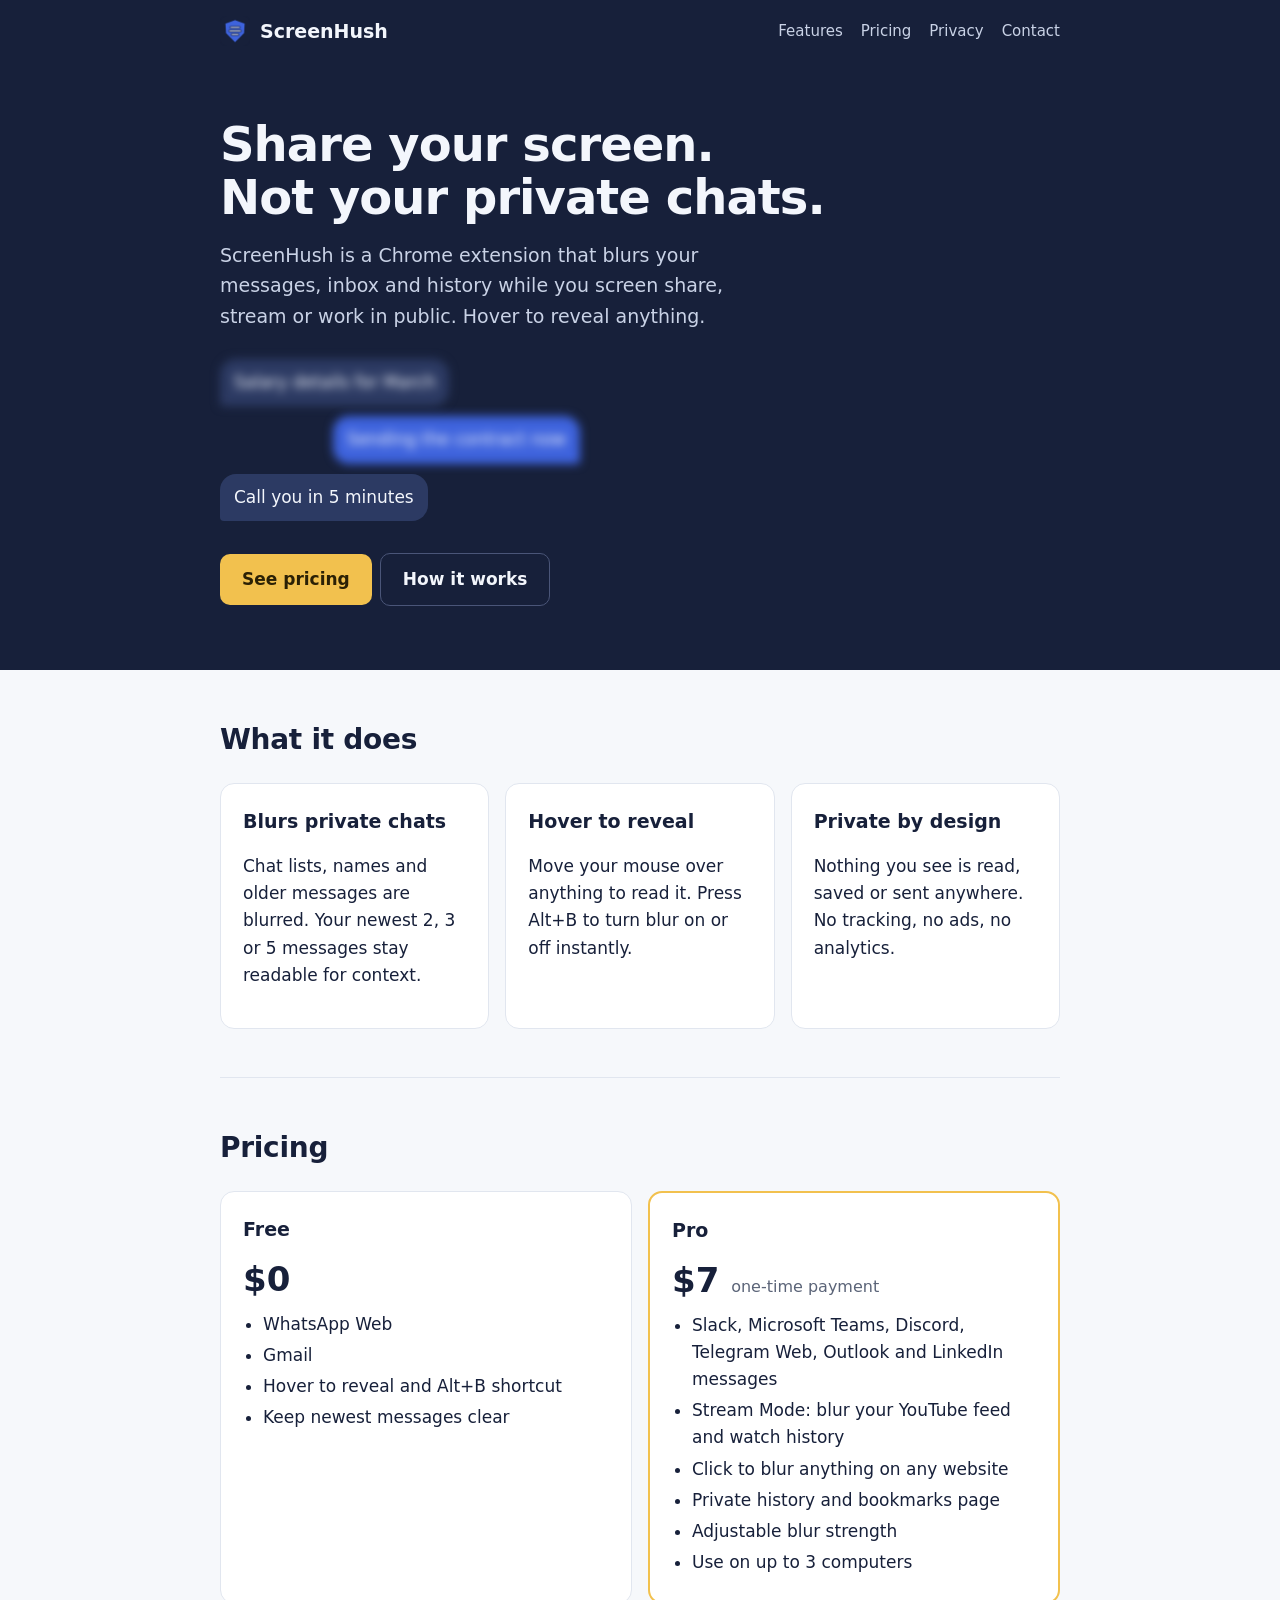
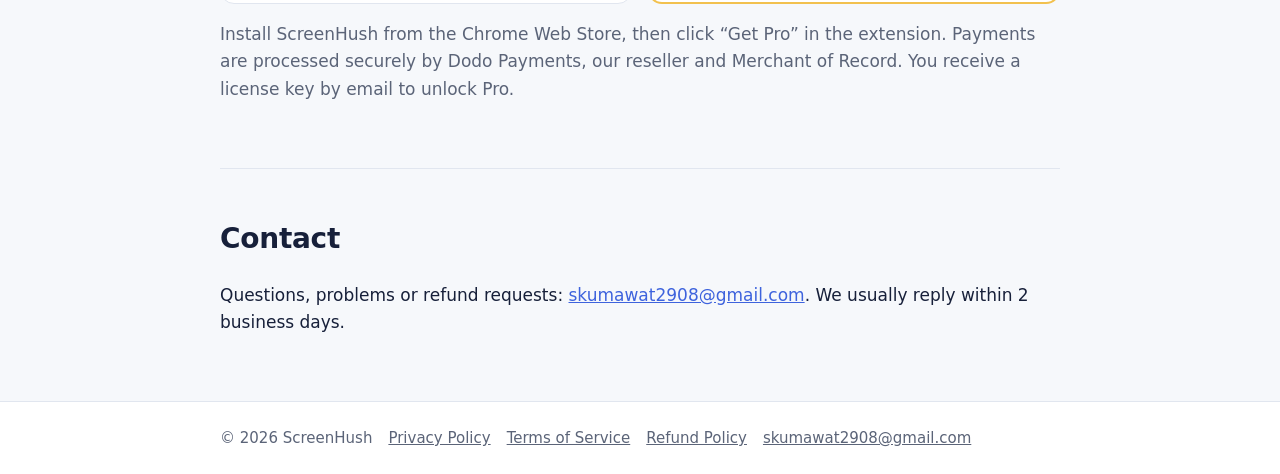
<file: index.html>
<!doctype html>
<html lang="en">
<head>
<meta charset="utf-8">
<meta name="viewport" content="width=device-width, initial-scale=1">
<title>ScreenHush – Hide your chats while screen sharing</title>
<meta name="description" content="Blur your chats, emails and history while screen sharing or streaming.">
<link rel="icon" href="favicon.png">
<link rel="stylesheet" href="style.css">
</head>
<body>
<header class="top">
  <div class="wrap nav">
    <a class="brand" href="index.html"><img src="icon.png" alt="">ScreenHush</a>
    <nav><a href="index.html#features">Features</a><a href="index.html#pricing">Pricing</a><a href="privacy.html">Privacy</a><a href="mailto:skumawat2908@gmail.com">Contact</a></nav>
  </div>
  <div class="wrap hero">
    <h1>Share your screen.<br>Not your private chats.</h1>
    <p>ScreenHush is a Chrome extension that blurs your messages, inbox and history while you screen share, stream or work in public. Hover to reveal anything.</p>
    <div class="chat" aria-hidden="true">
      <div class="bubble blur">Salary details for March</div>
      <div class="bubble me blur">Sending the contract now</div>
      <div class="bubble">Call you in 5 minutes</div>
    </div>
    <a class="btn" href="#pricing">See pricing</a><a class="btn ghost" href="#features">How it works</a>
  </div>
</header>
<main class="wrap">
<section id="features">
  <h2>What it does</h2>
  <div class="cards">
    <div class="card"><h3>Blurs private chats</h3><p>Chat lists, names and older messages are blurred. Your newest 2, 3 or 5 messages stay readable for context.</p></div>
    <div class="card"><h3>Hover to reveal</h3><p>Move your mouse over anything to read it. Press Alt+B to turn blur on or off instantly.</p></div>
    <div class="card"><h3>Private by design</h3><p>Nothing you see is read, saved or sent anywhere. No tracking, no ads, no analytics.</p></div>
  </div>
</section>
<section id="pricing">
  <h2>Pricing</h2>
  <div class="cards">
    <div class="card">
      <h3>Free</h3>
      <p class="price">$0</p>
      <ul><li>WhatsApp Web</li><li>Gmail</li><li>Hover to reveal and Alt+B shortcut</li><li>Keep newest messages clear</li></ul>
    </div>
    <div class="card pro">
      <h3>Pro</h3>
      <p class="price">$7 <small>one-time payment</small></p>
      <ul>
        <li>Slack, Microsoft Teams, Discord, Telegram Web, Outlook and LinkedIn messages</li>
        <li>Stream Mode: blur your YouTube feed and watch history</li>
        <li>Click to blur anything on any website</li>
        <li>Private history and bookmarks page</li>
        <li>Adjustable blur strength</li>
        <li>Use on up to 3 computers</li>
      </ul>
    </div>
  </div>
  <p class="muted">Install ScreenHush from the Chrome Web Store, then click “Get Pro” in the extension. Payments are processed securely by Dodo Payments, our reseller and Merchant of Record. You receive a license key by email to unlock Pro.</p>
</section>
<section id="contact">
  <h2>Contact</h2>
  <p>Questions, problems or refund requests: <a href="mailto:skumawat2908@gmail.com">skumawat2908@gmail.com</a>. We usually reply within 2 business days.</p>
</section>
</main>
<footer>
  <div class="wrap">
    <span>© 2026 ScreenHush</span>
    <a href="privacy.html">Privacy Policy</a>
    <a href="terms.html">Terms of Service</a>
    <a href="refund.html">Refund Policy</a>
    <a href="mailto:skumawat2908@gmail.com">skumawat2908@gmail.com</a>
  </div>
</footer>
</body>
</html>
</file>
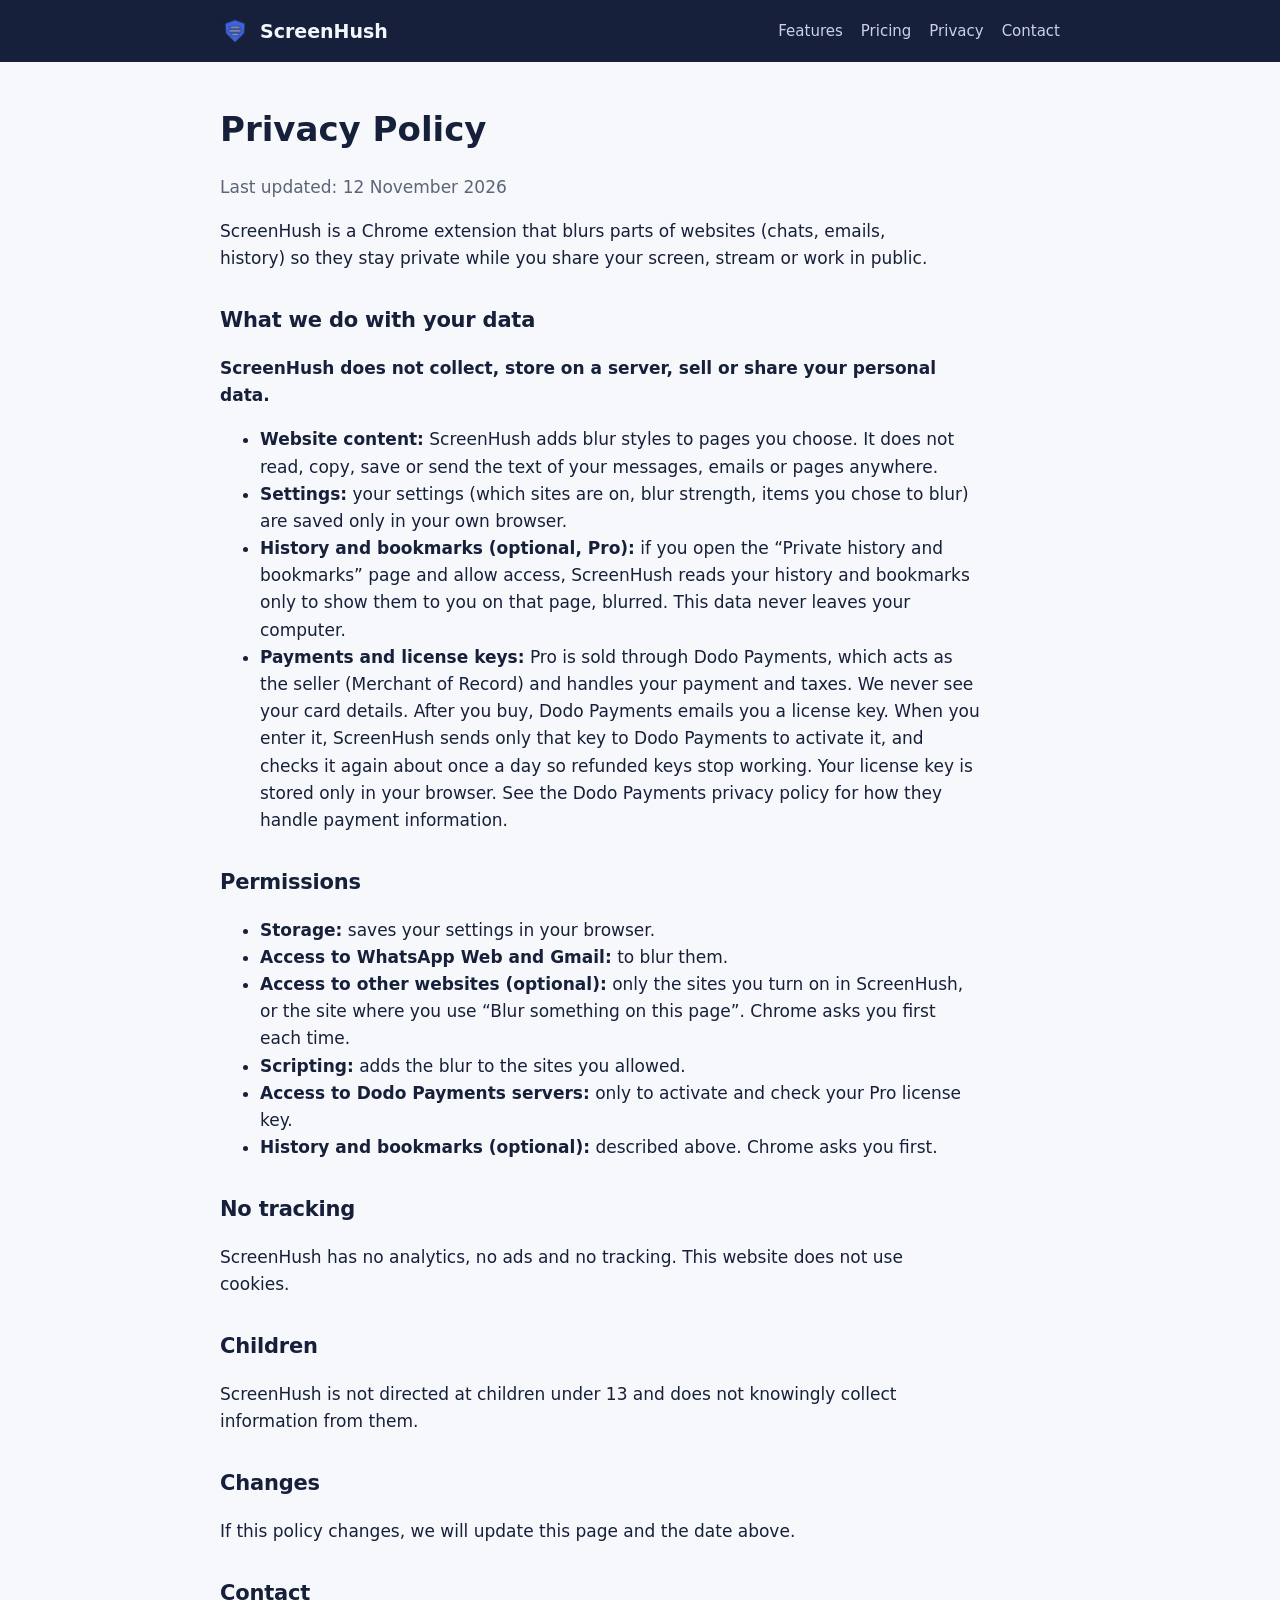
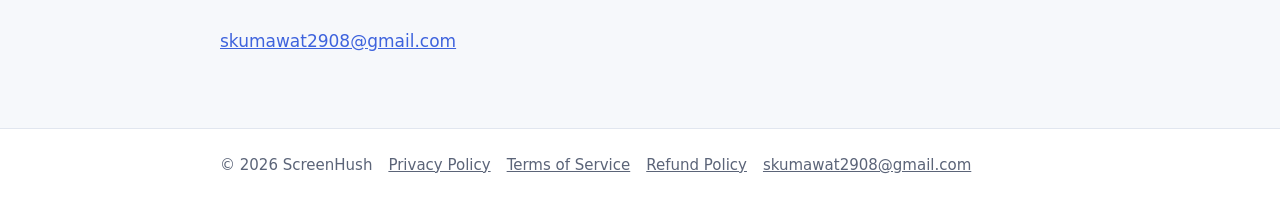
<file: privacy.html>
<!doctype html>
<html lang="en">
<head>
<meta charset="utf-8">
<meta name="viewport" content="width=device-width, initial-scale=1">
<title>Privacy Policy – ScreenHush</title>
<meta name="description" content="Blur your chats, emails and history while screen sharing or streaming.">
<link rel="icon" href="favicon.png">
<link rel="stylesheet" href="style.css">
</head>
<body>
<header class="top">
  <div class="wrap nav">
    <a class="brand" href="index.html"><img src="icon.png" alt="">ScreenHush</a>
    <nav><a href="index.html#features">Features</a><a href="index.html#pricing">Pricing</a><a href="privacy.html">Privacy</a><a href="mailto:skumawat2908@gmail.com">Contact</a></nav>
  </div>
</header>
<main class="wrap doc">
<h1>Privacy Policy</h1>
<p class="muted">Last updated: 12 November 2026</p>
<p>ScreenHush is a Chrome extension that blurs parts of websites (chats, emails, history) so they stay private while you share your screen, stream or work in public.</p>
<h2>What we do with your data</h2>
<p><strong>ScreenHush does not collect, store on a server, sell or share your personal data.</strong></p>
<ul>
<li><strong>Website content:</strong> ScreenHush adds blur styles to pages you choose. It does not read, copy, save or send the text of your messages, emails or pages anywhere.</li>
<li><strong>Settings:</strong> your settings (which sites are on, blur strength, items you chose to blur) are saved only in your own browser.</li>
<li><strong>History and bookmarks (optional, Pro):</strong> if you open the “Private history and bookmarks” page and allow access, ScreenHush reads your history and bookmarks only to show them to you on that page, blurred. This data never leaves your computer.</li>
<li><strong>Payments and license keys:</strong> Pro is sold through Dodo Payments, which acts as the seller (Merchant of Record) and handles your payment and taxes. We never see your card details. After you buy, Dodo Payments emails you a license key. When you enter it, ScreenHush sends only that key to Dodo Payments to activate it, and checks it again about once a day so refunded keys stop working. Your license key is stored only in your browser. See the Dodo Payments privacy policy for how they handle payment information.</li>
</ul>
<h2>Permissions</h2>
<ul>
<li><strong>Storage:</strong> saves your settings in your browser.</li>
<li><strong>Access to WhatsApp Web and Gmail:</strong> to blur them.</li>
<li><strong>Access to other websites (optional):</strong> only the sites you turn on in ScreenHush, or the site where you use “Blur something on this page”. Chrome asks you first each time.</li>
<li><strong>Scripting:</strong> adds the blur to the sites you allowed.</li>
<li><strong>Access to Dodo Payments servers:</strong> only to activate and check your Pro license key.</li>
<li><strong>History and bookmarks (optional):</strong> described above. Chrome asks you first.</li>
</ul>
<h2>No tracking</h2>
<p>ScreenHush has no analytics, no ads and no tracking. This website does not use cookies.</p>
<h2>Children</h2>
<p>ScreenHush is not directed at children under 13 and does not knowingly collect information from them.</p>
<h2>Changes</h2>
<p>If this policy changes, we will update this page and the date above.</p>
<h2>Contact</h2>
<p><a href="mailto:skumawat2908@gmail.com">skumawat2908@gmail.com</a></p>
</main>
<footer>
  <div class="wrap">
    <span>© 2026 ScreenHush</span>
    <a href="privacy.html">Privacy Policy</a>
    <a href="terms.html">Terms of Service</a>
    <a href="refund.html">Refund Policy</a>
    <a href="mailto:skumawat2908@gmail.com">skumawat2908@gmail.com</a>
  </div>
</footer>
</body>
</html>
</file>
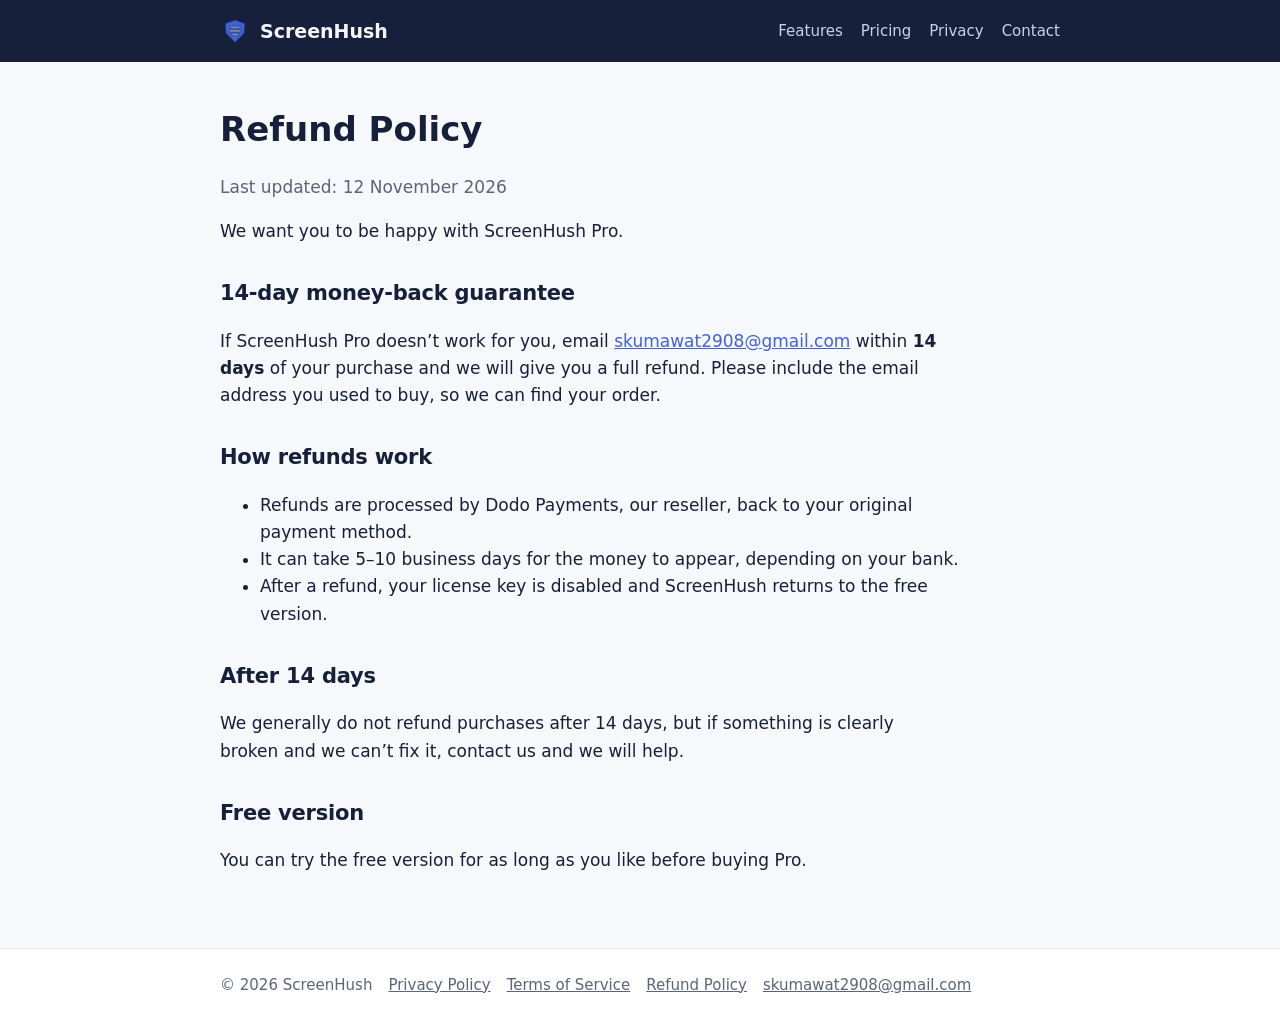
<file: refund.html>
<!doctype html>
<html lang="en">
<head>
<meta charset="utf-8">
<meta name="viewport" content="width=device-width, initial-scale=1">
<title>Refund Policy – ScreenHush</title>
<meta name="description" content="Blur your chats, emails and history while screen sharing or streaming.">
<link rel="icon" href="favicon.png">
<link rel="stylesheet" href="style.css">
</head>
<body>
<header class="top">
  <div class="wrap nav">
    <a class="brand" href="index.html"><img src="icon.png" alt="">ScreenHush</a>
    <nav><a href="index.html#features">Features</a><a href="index.html#pricing">Pricing</a><a href="privacy.html">Privacy</a><a href="mailto:skumawat2908@gmail.com">Contact</a></nav>
  </div>
</header>
<main class="wrap doc">
<h1>Refund Policy</h1>
<p class="muted">Last updated: 12 November 2026</p>
<p>We want you to be happy with ScreenHush Pro.</p>
<h2>14-day money-back guarantee</h2>
<p>If ScreenHush Pro doesn’t work for you, email <a href="mailto:skumawat2908@gmail.com">skumawat2908@gmail.com</a> within <strong>14 days</strong> of your purchase and we will give you a full refund. Please include the email address you used to buy, so we can find your order.</p>
<h2>How refunds work</h2>
<ul>
<li>Refunds are processed by Dodo Payments, our reseller, back to your original payment method.</li>
<li>It can take 5–10 business days for the money to appear, depending on your bank.</li>
<li>After a refund, your license key is disabled and ScreenHush returns to the free version.</li>
</ul>
<h2>After 14 days</h2>
<p>We generally do not refund purchases after 14 days, but if something is clearly broken and we can’t fix it, contact us and we will help.</p>
<h2>Free version</h2>
<p>You can try the free version for as long as you like before buying Pro.</p>
</main>
<footer>
  <div class="wrap">
    <span>© 2026 ScreenHush</span>
    <a href="privacy.html">Privacy Policy</a>
    <a href="terms.html">Terms of Service</a>
    <a href="refund.html">Refund Policy</a>
    <a href="mailto:skumawat2908@gmail.com">skumawat2908@gmail.com</a>
  </div>
</footer>
</body>
</html>
</file>
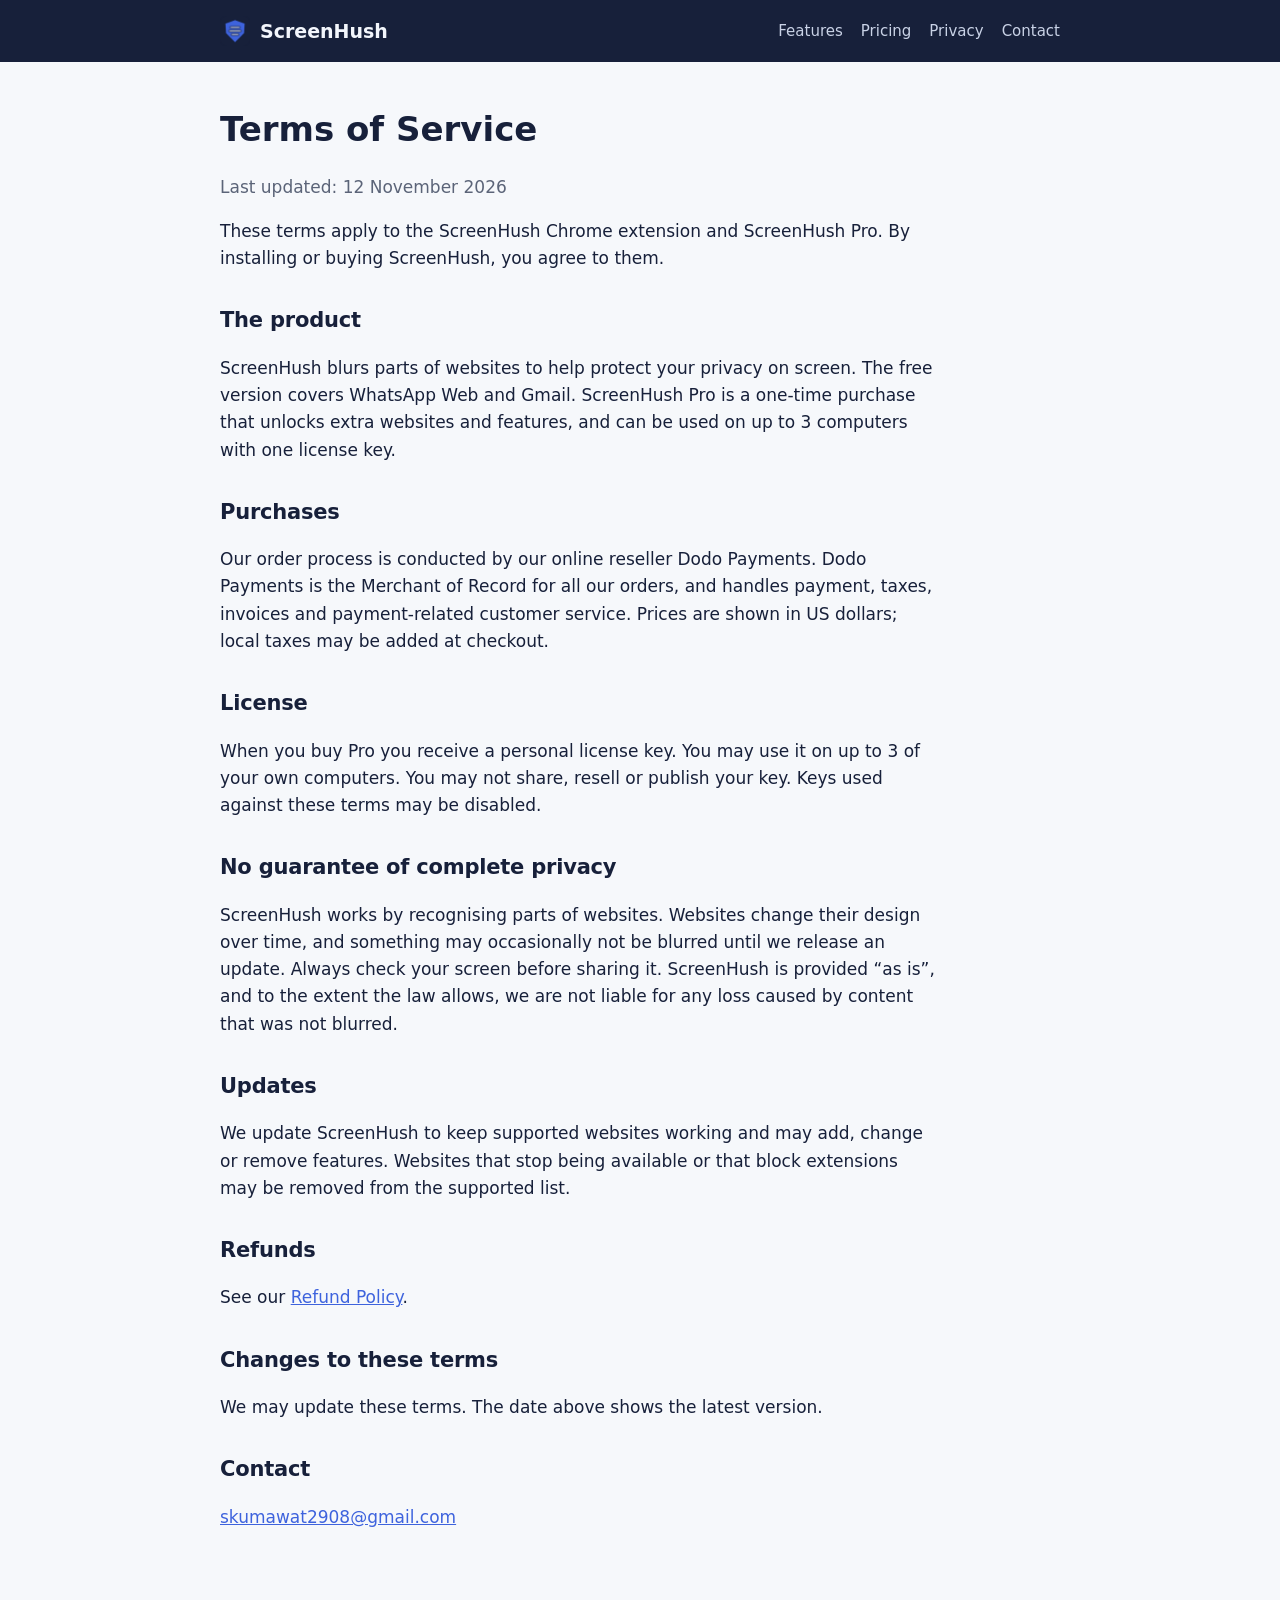
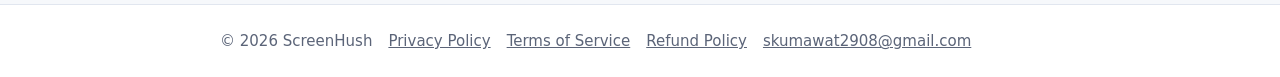
<file: terms.html>
<!doctype html>
<html lang="en">
<head>
<meta charset="utf-8">
<meta name="viewport" content="width=device-width, initial-scale=1">
<title>Terms of Service – ScreenHush</title>
<meta name="description" content="Blur your chats, emails and history while screen sharing or streaming.">
<link rel="icon" href="favicon.png">
<link rel="stylesheet" href="style.css">
</head>
<body>
<header class="top">
  <div class="wrap nav">
    <a class="brand" href="index.html"><img src="icon.png" alt="">ScreenHush</a>
    <nav><a href="index.html#features">Features</a><a href="index.html#pricing">Pricing</a><a href="privacy.html">Privacy</a><a href="mailto:skumawat2908@gmail.com">Contact</a></nav>
  </div>
</header>
<main class="wrap doc">
<h1>Terms of Service</h1>
<p class="muted">Last updated: 12 November 2026</p>
<p>These terms apply to the ScreenHush Chrome extension and ScreenHush Pro. By installing or buying ScreenHush, you agree to them.</p>
<h2>The product</h2>
<p>ScreenHush blurs parts of websites to help protect your privacy on screen. The free version covers WhatsApp Web and Gmail. ScreenHush Pro is a one-time purchase that unlocks extra websites and features, and can be used on up to 3 computers with one license key.</p>
<h2>Purchases</h2>
<p>Our order process is conducted by our online reseller Dodo Payments. Dodo Payments is the Merchant of Record for all our orders, and handles payment, taxes, invoices and payment-related customer service. Prices are shown in US dollars; local taxes may be added at checkout.</p>
<h2>License</h2>
<p>When you buy Pro you receive a personal license key. You may use it on up to 3 of your own computers. You may not share, resell or publish your key. Keys used against these terms may be disabled.</p>
<h2>No guarantee of complete privacy</h2>
<p>ScreenHush works by recognising parts of websites. Websites change their design over time, and something may occasionally not be blurred until we release an update. Always check your screen before sharing it. ScreenHush is provided “as is”, and to the extent the law allows, we are not liable for any loss caused by content that was not blurred.</p>
<h2>Updates</h2>
<p>We update ScreenHush to keep supported websites working and may add, change or remove features. Websites that stop being available or that block extensions may be removed from the supported list.</p>
<h2>Refunds</h2>
<p>See our <a href="refund.html">Refund Policy</a>.</p>
<h2>Changes to these terms</h2>
<p>We may update these terms. The date above shows the latest version.</p>
<h2>Contact</h2>
<p><a href="mailto:skumawat2908@gmail.com">skumawat2908@gmail.com</a></p>
</main>
<footer>
  <div class="wrap">
    <span>© 2026 ScreenHush</span>
    <a href="privacy.html">Privacy Policy</a>
    <a href="terms.html">Terms of Service</a>
    <a href="refund.html">Refund Policy</a>
    <a href="mailto:skumawat2908@gmail.com">skumawat2908@gmail.com</a>
  </div>
</footer>
</body>
</html>
</file>
<file: style.css>
:root {
  --bg: #F6F8FB; --surface: #FFFFFF; --ink: #17203A; --muted: #5B6478;
  --line: #E1E6EF; --accent: #3E63DD; --gold: #F2C14E; --hero: #17203A;
}
* { box-sizing: border-box; }
body {
  margin: 0; background: var(--bg); color: var(--ink);
  font: 17px/1.6 system-ui, -apple-system, "Segoe UI", Roboto, sans-serif;
}
a { color: var(--accent); }
.wrap { max-width: 880px; margin: 0 auto; padding: 0 20px; }

/* Header */
.top { background: var(--hero); color: #F3F6FC; }
.nav { display: flex; align-items: center; gap: 12px; padding-top: 16px; padding-bottom: 16px; flex-wrap: wrap; }
.brand { display: flex; align-items: center; gap: 10px; color: inherit; text-decoration: none; font-weight: 700; font-size: 19px; }
.brand img { width: 30px; height: 30px; }
.nav nav { margin-left: auto; display: flex; gap: 18px; flex-wrap: wrap; }
.nav nav a { color: #C9D2E6; text-decoration: none; font-size: 15px; }
.nav nav a:hover { color: #fff; }

/* Hero */
.hero { padding-top: 56px; padding-bottom: 64px; }
.hero h1 { font-size: clamp(32px, 6vw, 48px); line-height: 1.1; margin: 0 0 16px; letter-spacing: -0.02em; }
.hero p { color: #C9D2E6; font-size: 19px; max-width: 560px; margin: 0 0 28px; }
.chat { display: grid; gap: 10px; max-width: 360px; margin-bottom: 32px; }
.bubble { padding: 10px 14px; border-radius: 16px 16px 16px 4px; background: #2C3A63; color: #F3F6FC; width: fit-content; }
.bubble.blur { filter: blur(5px); }
.bubble.me { justify-self: end; border-radius: 16px 16px 4px 16px; background: var(--accent); }
.btn {
  display: inline-block; padding: 12px 22px; border-radius: 10px; font-weight: 700;
  text-decoration: none; background: var(--gold); color: #2B2105;
}
.btn.ghost { background: transparent; color: #F3F6FC; border: 1px solid #4A5578; margin-left: 8px; }

/* Sections */
section { padding: 48px 0; border-bottom: 1px solid var(--line); }
section:last-of-type { border-bottom: 0; }
h2 { font-size: 28px; margin: 0 0 20px; letter-spacing: -0.01em; }
.cards { display: grid; grid-template-columns: repeat(auto-fit, minmax(240px, 1fr)); gap: 16px; }
.card { background: var(--surface); border: 1px solid var(--line); border-radius: 14px; padding: 22px; }
.card h3 { margin: 0 0 8px; font-size: 19px; }
.card ul { margin: 0; padding-left: 20px; }
.card li { margin: 4px 0; }
.price { font-size: 34px; font-weight: 800; margin: 4px 0 2px; }
.price small { font-size: 16px; font-weight: 500; color: var(--muted); }
.card.pro { border: 2px solid var(--gold); }
.muted { color: var(--muted); }

/* Legal pages */
.doc { padding-top: 40px; padding-bottom: 56px; }
.doc h1 { font-size: 34px; margin: 0 0 4px; }
.doc h2 { font-size: 21px; margin: 32px 0 8px; }
.doc p, .doc li { max-width: 720px; }

footer { background: var(--surface); border-top: 1px solid var(--line); padding: 24px 0; font-size: 15px; color: var(--muted); }
footer .wrap { display: flex; flex-wrap: wrap; gap: 16px; }
footer a { color: var(--muted); }

@media (max-width: 520px) {
  .btn.ghost { margin: 10px 0 0; }
}
</file>
